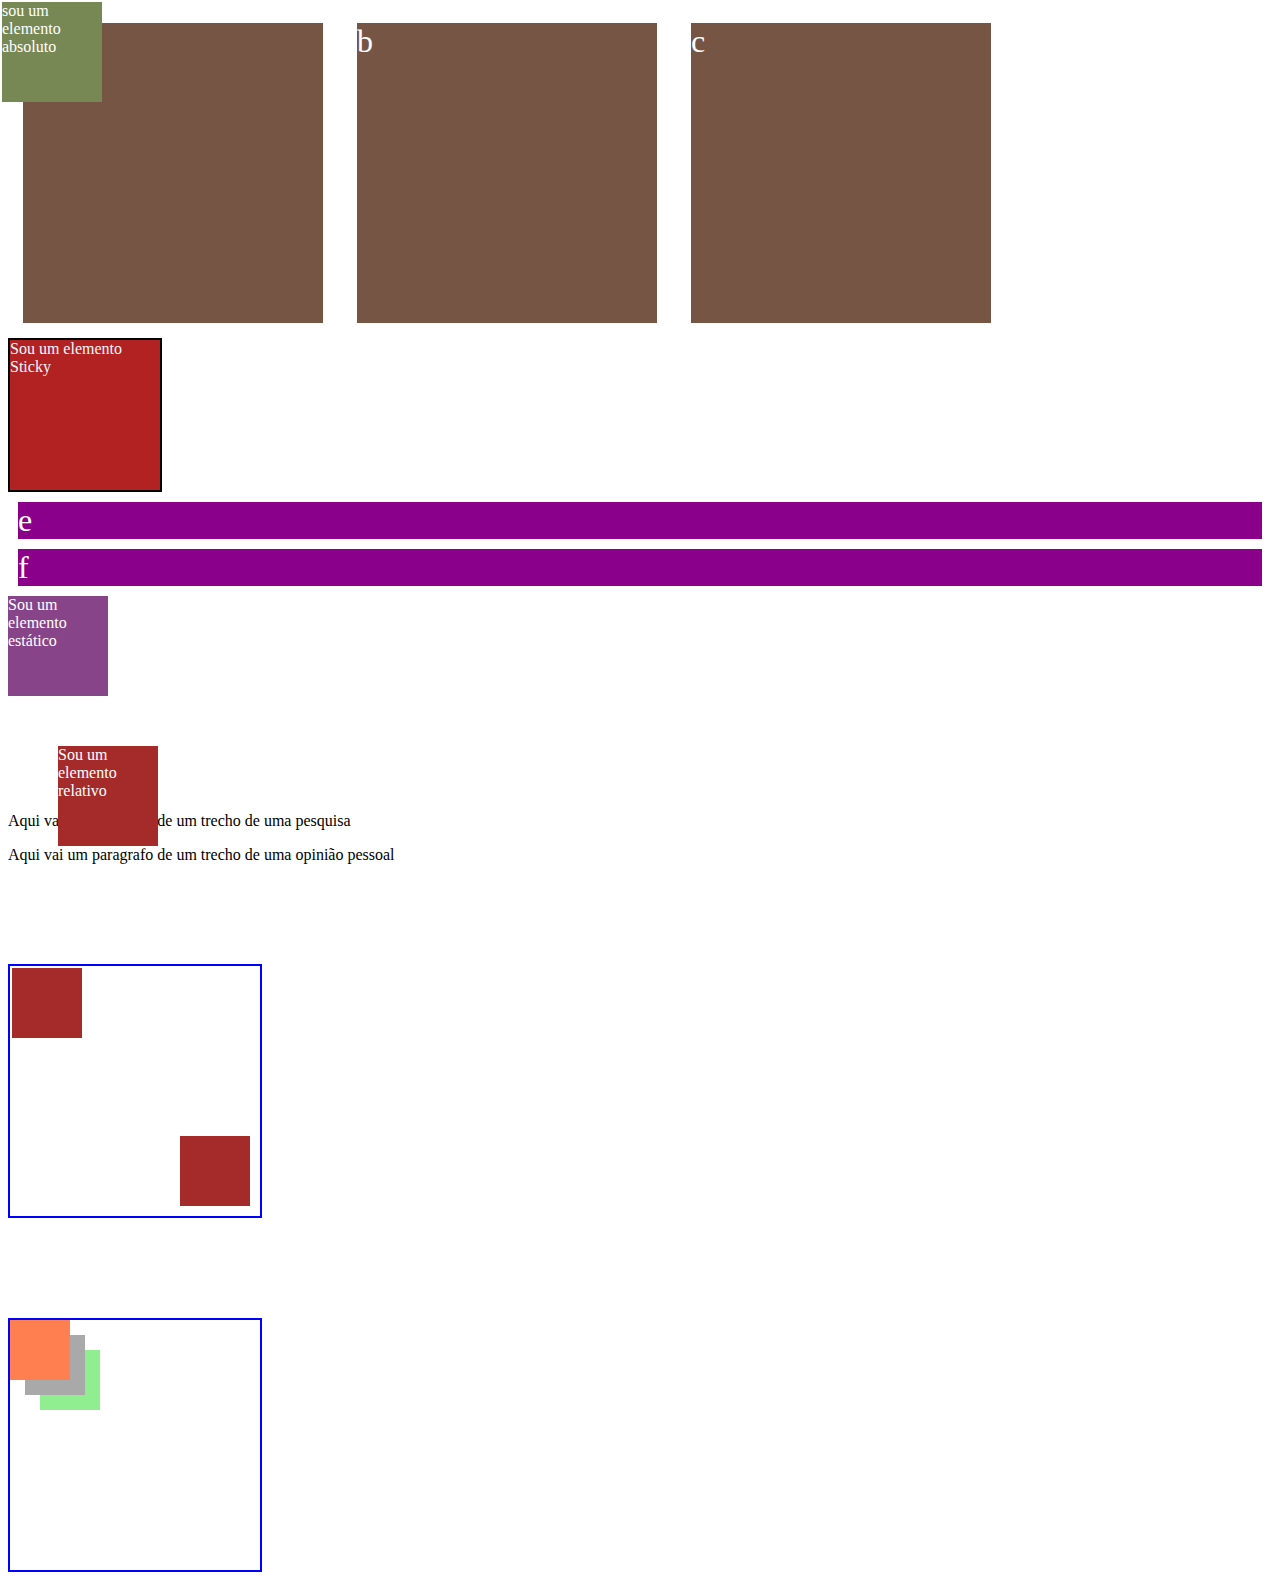
<file: display/index.html>
<!DOCTYPE html>
<html lang="pt-br">
<head>
    <meta charset="UTF-8">
    <meta name="viewport" content="width=device-width, initial-scale=1.0">
    <title>Display</title>
    <link rel="stylesheet" type="text/css" href="./css/styles.css"/>
</head>
 
<body>
    <!-- display bloco embutido -->
    <div class="inline-block">a</div>
    <div class="inline-block">b</div>
    <div class="inline-block">c</div>
 
    <!-- posição sticky: usar para menu -->
<div class="sticky">
    <span>Sou um elemento Sticky</span>
</div>
    <!-- display bloco de exibição -->
 
    <div class="block">e</div>
    <div class="block">f</div>
   
    <!-- escondendo o elemento -->
 
    <p class="escondendo">esse paragrafo deve ficar escondido</p>
 
    <!-- posição estática -->
    <div class="static">
        <span>
            Sou um elemento estático
        </span>    
    </div>
 
    <!-- posição relativa -->
<div class="relative">
    <span>Sou um elemento relativo</span>
</div>
 
<!-- erro ao acrescentar um elemento apos o position relative, pode ser resolvido com margin no paragrafo-->
<p>Aqui vai um parágrafo de um trecho de uma pesquisa</p>
 
<!-- posição absoluta -->
<div class="absolute">
    <span>sou um elemento absoluto</span>
</div>
 
<p>Aqui vai um paragrafo de um trecho de uma opinião pessoal</p>
 
<!-- posição relativa com absoluta -->
<div class="bloco-relative">
<div class="bloco-absoluto-1"></div>
<div class="bloco-absoluto-2"></div>
</div>
 
<!-- Z-index: serve para incluir imagens, textos, icones ou blocos um acima do outro-->
<div class="bloco-relative">
    <div class="bloco-absoluto-3"></div>
    <div class="bloco-absoluto-4"></div>
    <div class="bloco-absoluto-5"></div>
</div>
 
 
</body>
</html>
</file>
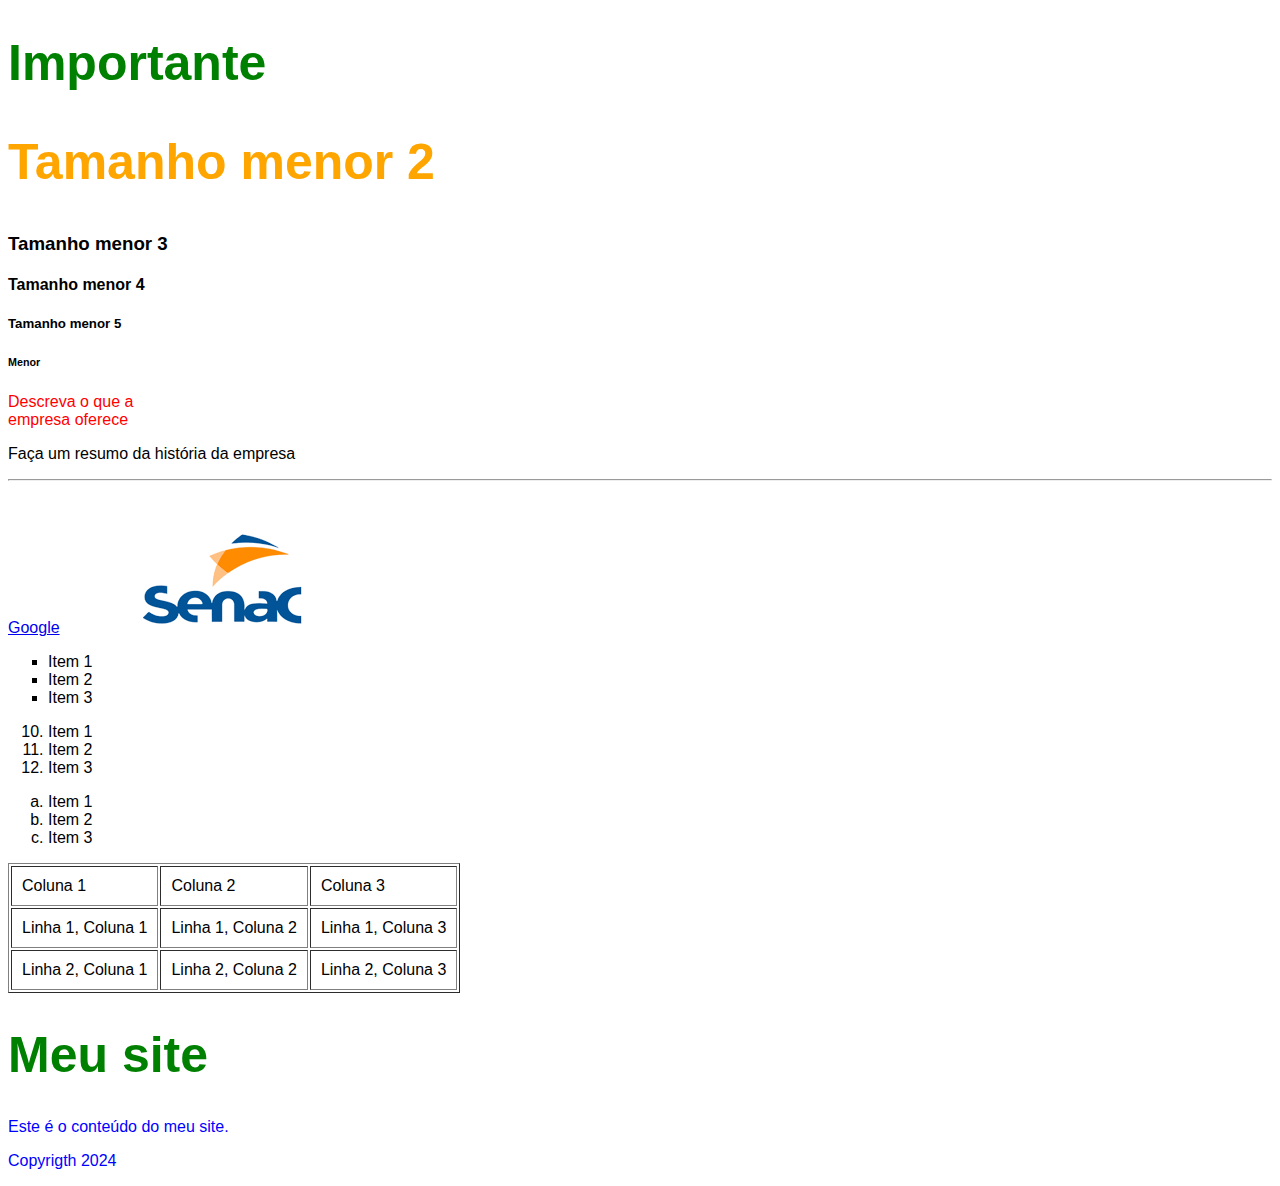
<file: essencial-a/index.html>
<!DOCTYPE html>
<html lang="pt-br">
<head>
    <meta charset="UTF-8">
    <meta name="viewport" content="width=device-width, initial-scale=1.0">
    <title>Cabeçalho e Elementos</title>

    <!-- CSS External -->
    <link rel="stylesheet" type="text/css" href="./css/styles.css" />


    <!-- CSS Internal -->
    <style>
        h1 {
            color: green;
        }
    </style>


</head>
<body>
    <!-- Títulos -->
    <h1>Importante</h1>
    <h2 style="color: orange; font-size:50px">Tamanho menor 2</h2>
    <h3>Tamanho menor 3</h3>
    <h4>Tamanho menor 4</h4>
    <h5>Tamanho menor 5</h5>
    <h6>Menor</h6>

    <!-- Parágrafo e quebra de linha, <br /> é a quebra de linha -->
     <!-- CSS Inline -->
    <p style="color: red">Descreva o que a <br /> empresa oferece</p>
    <p>Faça um resumo da história da empresa</p>
    
    <!-- Linha horizontal, para dividir tela por exemplo -->
    <hr />

    <!--Este é um comentário-->
    <!-- "Control" + ":" agiliza a cricação do comentário, é um atalho -->
    
    <!-- Atributo href -->
    <a href="https://www.google.com/">Google</a>

    <!-- Atributo src -->
    <img src="./img/logosenac.png" alt="Logo do Senac"/>

    <!-- Lista não Ordenada -->
    <!-- type="square" serve para mudar de bolinha para quadradinho, tipo que aparede na lista -->
    <ul type="square"> 
        <li>Item 1</li>
        <li>Item 2</li>
        <li>Item 3</li>        
    </ul>

    <!-- Lista Ordenada -->
    <!-- Por padrão se iniciar por 1, é em ordem, agora se eu quiser que apareça a partir do 10 fazemos <ol start="10"> -->
    <ol start="10">
        <li>Item 1</li>
        <li>Item 2</li>
        <li>Item 3</li>
    </ol>

    <!-- Lista Ordenada com type -->
    <ol type="a">
        <li>Item 1</li>
        <li>Item 2</li>
        <li>Item 3</li>
    </ol>

    <!-- Tabelas -->
    <table border="1px" cellpadding="10px">
        <tr>
            <td>Coluna 1</td>
            <td>Coluna 2</td>
            <td>Coluna 3</td>
        </tr>
        <tr>
            <td>Linha 1, Coluna 1</td>
            <td>Linha 1, Coluna 2</td>
            <td>Linha 1, Coluna 3</td>
        </tr>
        <tr>
            <td>Linha 2, Coluna 1</td>
            <td>Linha 2, Coluna 2</td>
            <td>Linha 2, Coluna 3</td>
        </tr>
    </table>

    <!-- Elemento Div -->
    <div id="container" style="color:blue">
        <div id="header">
            <h1>Meu site</h1>
        </div>
        <div id="content">
            Este é o conteúdo do meu site.
        </div>
        <div id="footer">
            <p>Copyrigth 2024</p>
        </div>
    </div>
</body>
</html>
</file>
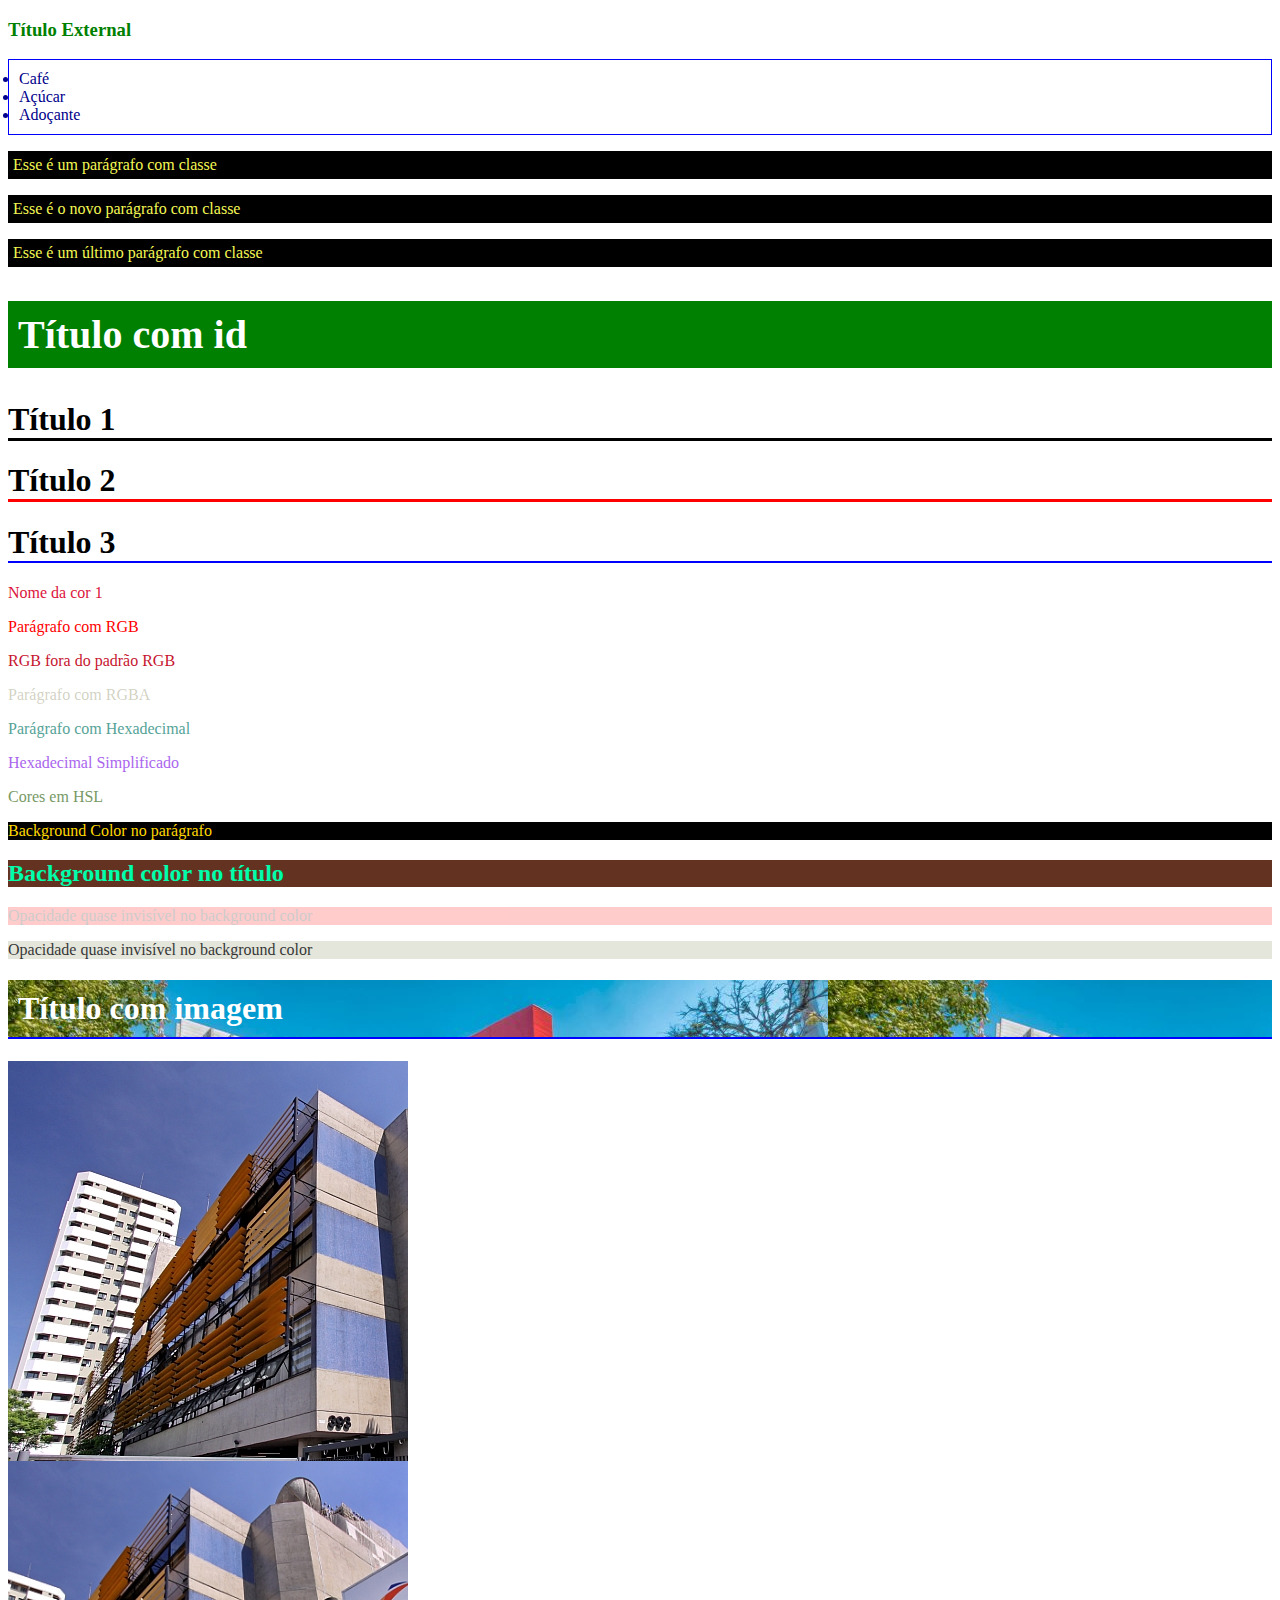
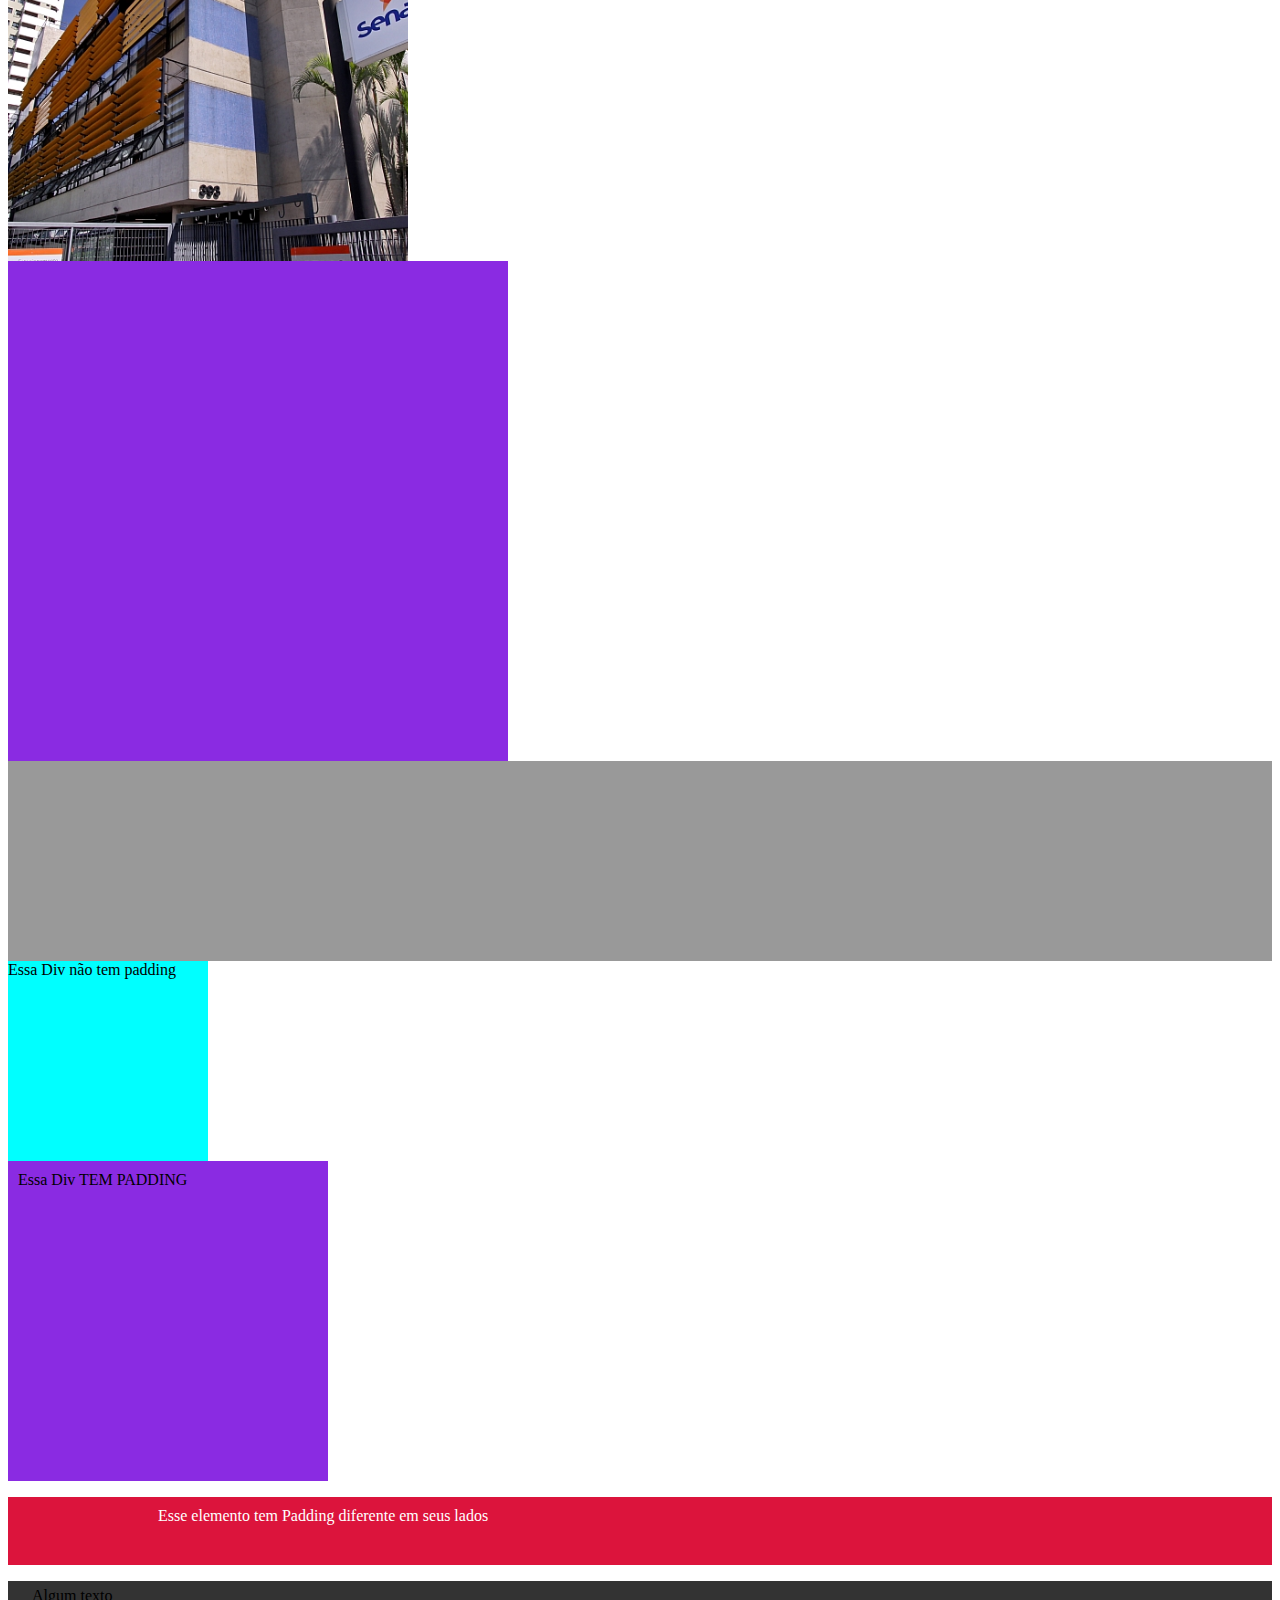
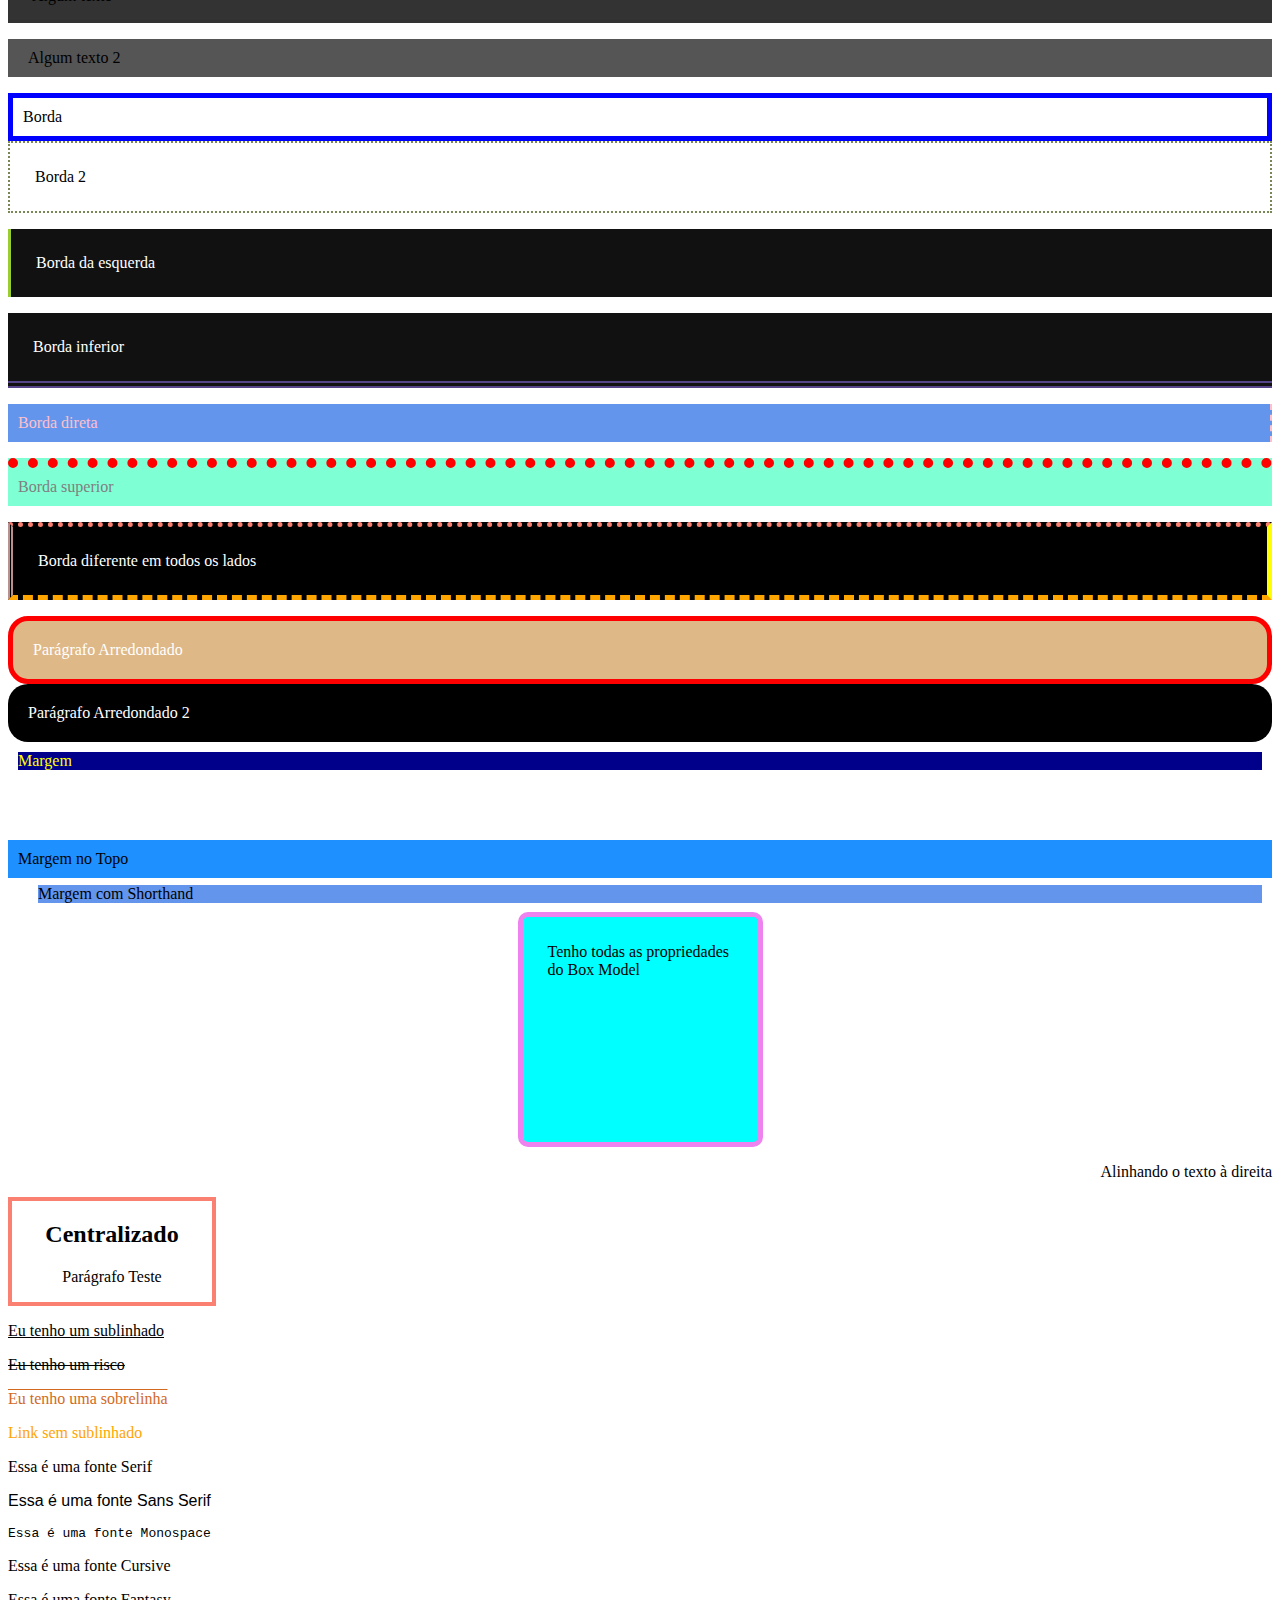
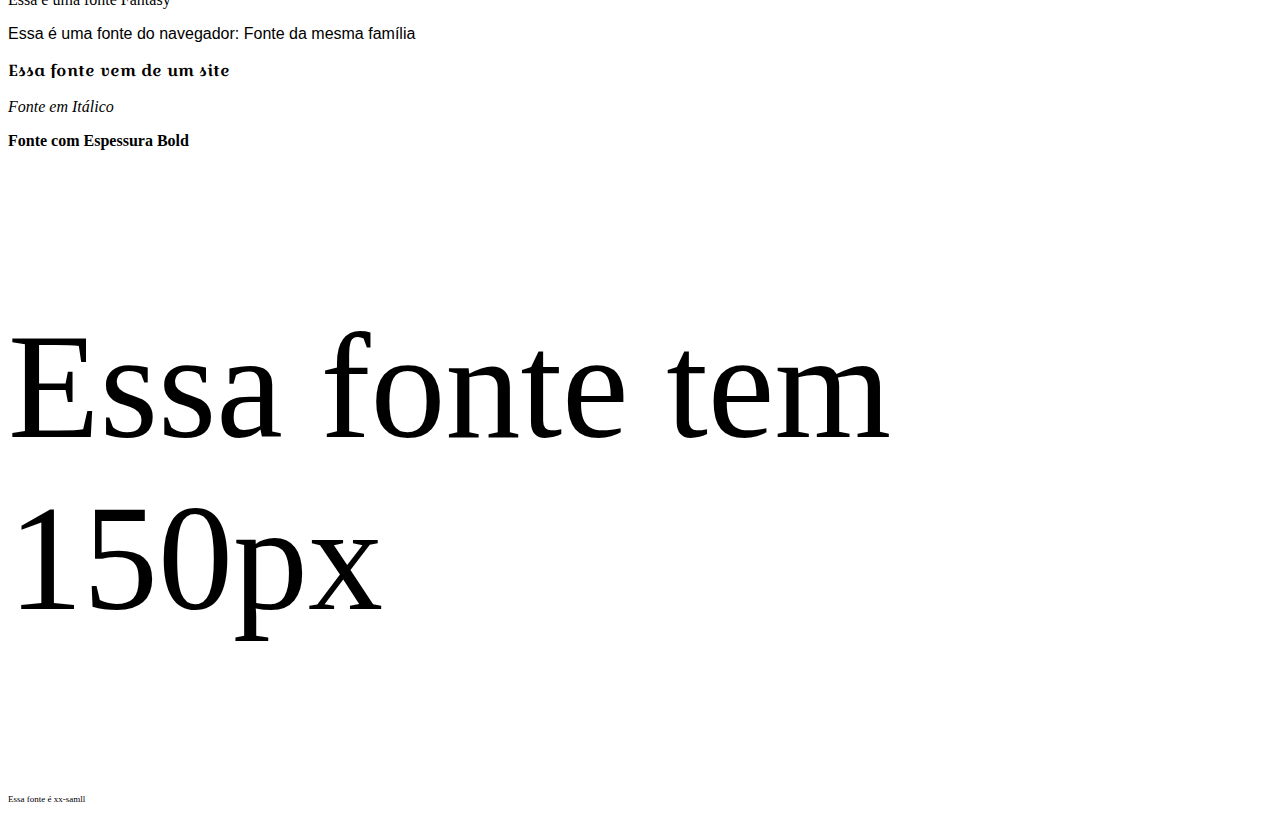
<file: essencial-b/index.html>
<!DOCTYPE html>
<html lang="pt-br">
<head>
    <meta charset="UTF-8">
    <meta name="viewport" content="width=device-width, initial-scale=1.0">
    <title>CSS</title>
    <link rel="stylesheet" type="text/css" href="./css/styles.css" />

</head>
<body>
    <h3>Título External</h3>

    <ul>
        <li>Café</li>
        <li>Açúcar</li>
        <li>Adoçante</li>
    </ul>

    <!-- Classe (o atalho seria escrever (p.)-->
     <p class="Paragrafo">Esse é um parágrafo com classe</p>
     <p class="Paragrafo">Esse é o novo parágrafo com classe</p>
     <p class="Paragrafo">Esse é um último parágrafo com classe</p>
     

    <!-- Id e o atalho no VS seria (h#)-->
    <h2 id="titulo-com-id">Título com id</h2>

    <!-- Regra de Ordem -->
    <h1 id="id-titulo" class="class-titulo">Título 1</h1>
    <h1 class="class-titulo">Título 2</h1>
    <h1>Título 3</h1>


    <!-- Nome das Cores (atalho para criar paragrafo com classe já com nome (p.(nome da classe) e apertar tab))-->
    <p class="color-name">Nome da cor 1</p>

    <!-- Cores RGB -->
     <p class="rgb">Parágrafo com RGB</p>
     <p class="rgb-misturado">RGB fora do padrão RGB</p>

     <!-- RGBA -->
      <p class="rgba">Parágrafo com RGBA</p>

     <!-- Hexadecimal -->
     <p class="hex">Parágrafo com Hexadecimal</p>
     <p class="hex-simplificado">Hexadecimal Simplificado</p>

     <!-- HSL -->
     <p class="hsl">Cores em HSL</p>

     <!-- Background color -->
     <p class="backgroundcolor">Background Color no parágrafo</p>
     <h2 class="bg-2">Background color no título</h2>

    <!-- Opacidade no Background Color -->
    <div class="bg-com-opacidade">
        <p>Opacidade quase invisível no background color</p>
    </div>
    <div class="bg-com-opacidade-2">
        <p>Opacidade quase invisível no background color</p>
    </div>
    <!-- Backgorund Image -->
    <h1 class="bgimage">Título com imagem</h1>

     <!-- Centralizar Background Image -->
    <div class="bgimg-naocentral"></div>
    <div class="bgimg-central"></div>

    <!-- Altura e largura -->
    <div class="altura-largura"></div>
    <div class="altura-largura-nova"></div>

    <!-- Padding -->
    <div class="sem-padding">Essa Div não tem padding</div>
    <div class="com-padding">Essa Div TEM PADDING</div>

    <!-- Padding por lados -->
    <p class="padding-lados">Esse elemento tem Padding diferente em seus lados</p>

    <!-- Shorthand Properties / Propriedades Abreviadas -->
     <p class="shorthand-padding">Algum texto</p>
     <p class="shorthand-padding-2">Algum texto 2</p>

    <!-- Border -->
     <div class="border">Borda</div>
     <div class="border-2">Borda 2</div>

    <!-- Borda individual por lados -->
     <p class="borda-esquerda">Borda da esquerda</p>
     <p class="borda-inferior">Borda inferior</p>
     <p class="borda-direita">Borda direta</p>
     <p class="borda-superior">Borda superior</p>

    <!-- Borda diferente em todos os lados ao mesmo tempo -->
     <p class="borda-total">Borda diferente em todos os lados</p>

    <!-- Borda Arredondada -->
     <div class="paragrafo-arredondado">Parágrafo Arredondado</div>
     <div class="paragrafo-arredondado-2">Parágrafo Arredondado 2</div>

    <!-- Margem -->
     <div class="margem">Margem</div>
     <div class="margem-no-topo">Margem no Topo</div>
     <div class="margem-diferenciada">Margem com Shorthand</div>

    <!-- Box Model -- Juntos -->
    <div class="box-model">
        <p>Tenho todas as propriedades do Box Model</p>
    </div>

    <!-- Alinhamento de Texto -->
     <p class="alinhamento-direita">Alinhando o texto à direita</p>
     <div class="centralizado-container">
        <h2>Centralizado</h2>
        <p>Parágrafo Teste</p>
     </div>

    <!-- Decoração de Texto -->
     <p class="underline">Eu tenho um sublinhado</p>
     <p class="line-through">Eu tenho um risco</p>
     <p class="overline">Eu tenho uma sobrelinha</p>
     <a href="#" class="remove-underline">Link sem sublinhado</a>

    <!-- Fontes, as fontes abaixo são as que já tem, fora disso apenas baixando no google fontes -->
    <!-- Dica: segurar o SHIFT + ALT + Seta para baixo do teclado, copia a linha de cima e cola embaixo -->
     <p class="fonte-serif">Essa é uma fonte Serif</p>
     <p class="fonte-sans-serif">Essa é uma fonte Sans Serif</p>
     <p class="fonte-monospace">Essa é uma fonte Monospace</p>
     <p class="fonte-cursive">Essa é uma fonte Cursive</p>
     <p class="fonte-fantasy">Essa é uma fonte Fantasy</p>
     <p class="outra-fonte">Essa é uma fonte do navegador: Fonte da mesma família</p>

    <!-- Importando fonte do Google -->
     <p class="trazer-fonte">Essa fonte vem de um site</p>

    <!-- Estilo de Fonte -->
     <p class="italica">Fonte em Itálico</p>
    
    <!-- Espessura da Fonte -->
     <p class="bold">Fonte com Espessura Bold</p>

    <!-- Tamanho da Fonte -->
     <p class="tamanho-150px">Essa fonte tem 150px</p>
     <p class="xx-small">Essa fonte é xx-samll</p>

    



</body>
</html>
</file>
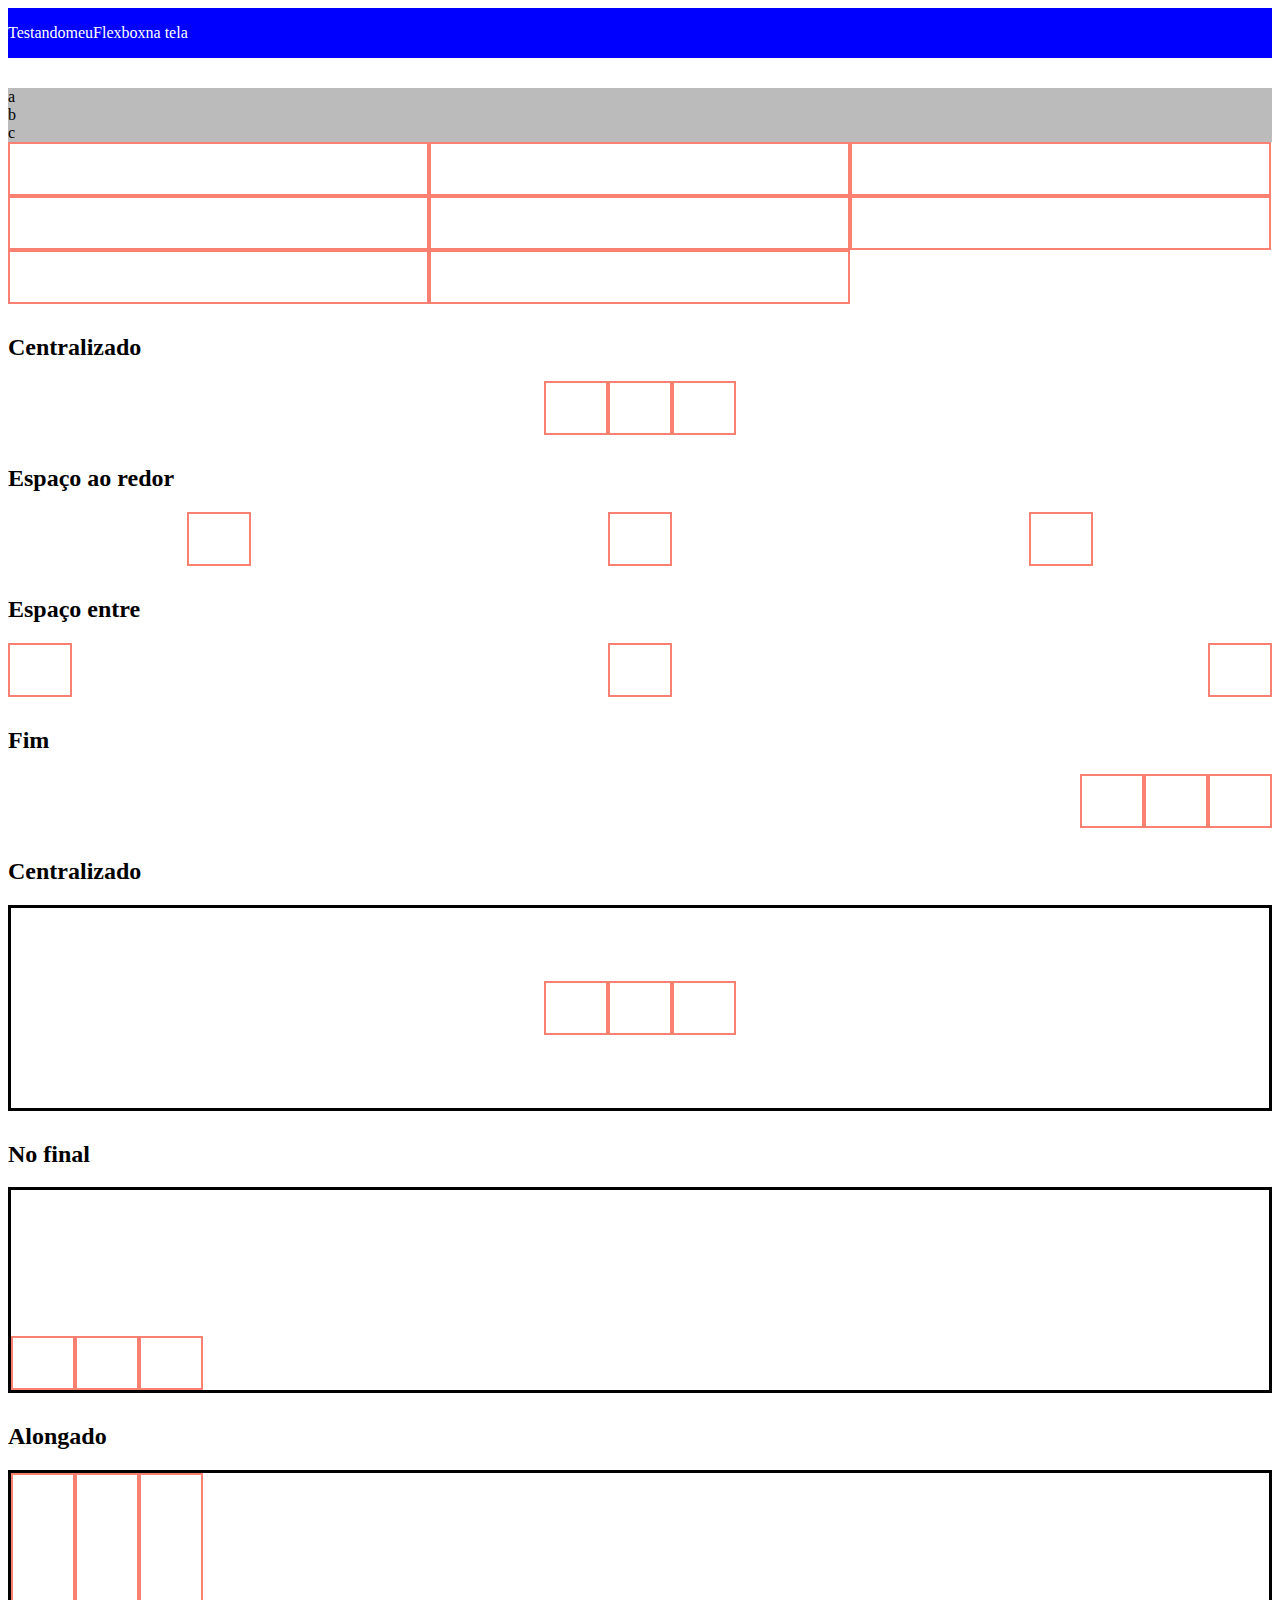
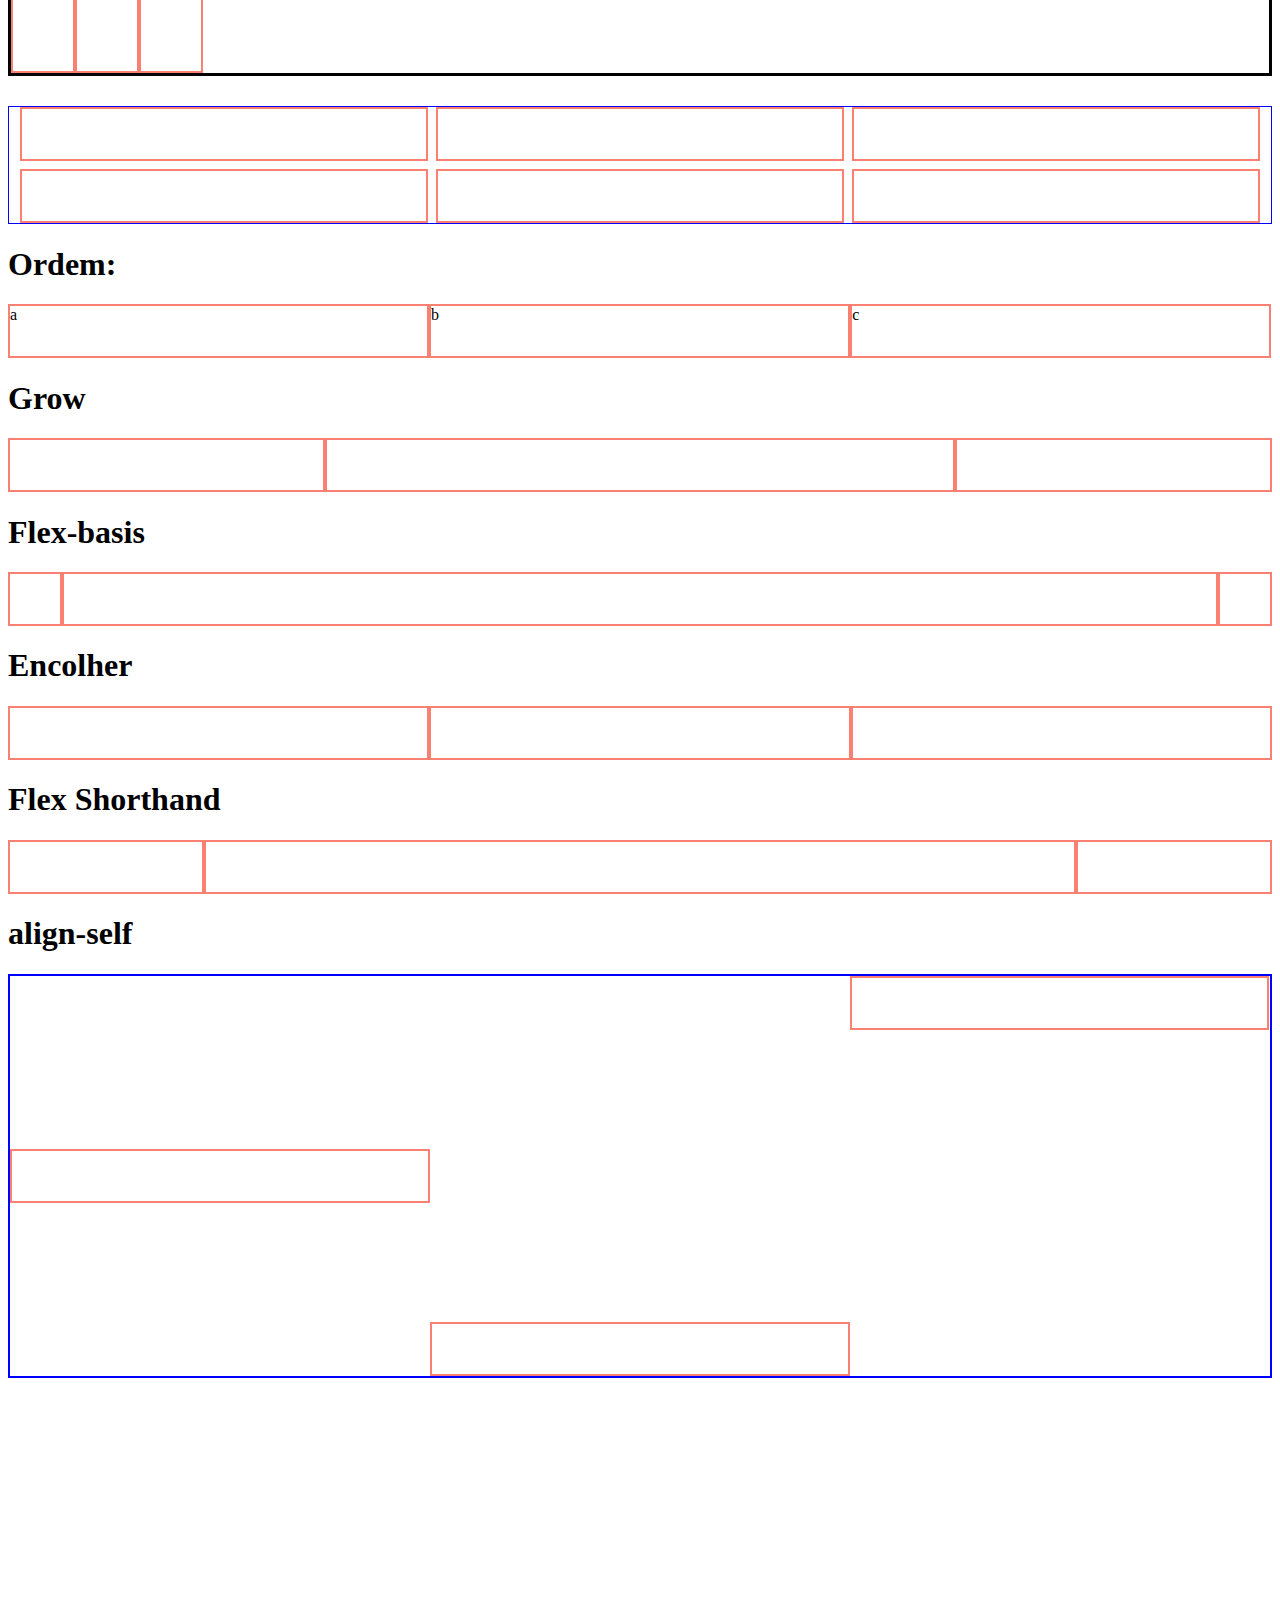
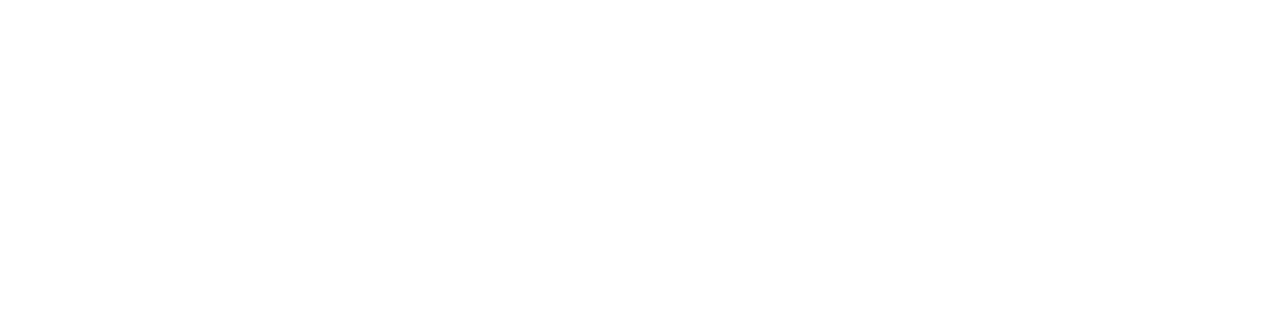
<file: flexbox/index.html>
<!DOCTYPE html>
<html lang="en">
<head>
    <meta charset="UTF-8">
    <meta name="viewport" content="width=device-width, initial-scale=1.0">
    <title>Flexbox</title>
    <link rel="stylesheet" href="./css/styles.css">
</head>
<body>
    <!-- Flexbox -->
    <div class="flexbox">
        <p>Testando</p>
        <p>meu</p>
        <p>Flexbox</p>
        <p>na tela</p>
    </div>

    <!-- Flex Direction -->
    <div class="flex-direction">
        <span>a</span>
        <span>b</span>
        <span>c</span>
    </div>


    <!-- Flex Wrap -->
    <div class="flex-wrap">
        <div class="caixa"></div>
        <div class="caixa"></div>
        <div class="caixa"></div>
        <div class="caixa"></div>
        <div class="caixa"></div>
        <div class="caixa"></div>
        <div class="caixa"></div>
        <div class="caixa"></div>
    </div>

    <!-- Flex Justify-content -->
    <h2>Centralizado</h2>
    <div class="center">
        <div class="caixa"></div>
        <div class="caixa"></div>
        <div class="caixa"></div>
    </div>
    <h2>Espaço ao redor</h2>
    <div class="space-around">
        <div class="caixa"></div>
        <div class="caixa"></div>
        <div class="caixa"></div>
    </div>
    <h2>Espaço entre</h2>
    <div class="space-between">
        <div class="caixa"></div>
        <div class="caixa"></div>
        <div class="caixa"></div>
    </div>
    <h2>Fim</h2>
    <div class="end">
        <div class="caixa"></div>
        <div class="caixa"></div>
        <div class="caixa"></div>
    </div>


    <!-- Flex Align-Items -->

    <h2>Centralizado</h2>
    <div class="align-center">
        <div class="caixa"></div>
        <div class="caixa"></div>
        <div class="caixa"></div>
    </div>
    
    <h2>No final</h2>
    <div class="flex-end">
        <div class="caixa"></div>
        <div class="caixa"></div>
        <div class="caixa"></div>
    </div>

    <h2>Alongado</h2>
    <div class="strech">
        <div class="caixa"></div>
        <div class="caixa"></div>
        <div class="caixa"></div>
    </div>


    <!-- Gap -->

    <div class="gap">
        <div class="caixa"></div>
        <div class="caixa"></div>
        <div class="caixa"></div>
        <div class="caixa"></div>
        <div class="caixa"></div>
        <div class="caixa"></div>
    </div>

    <!-- Ordem -->

    <h1>Ordem:</h1>
    <div class="order">
        <div class="caixa" id="c">c</div>
        <div class="caixa" id="b">b</div>
        <div class="caixa" id="a">a</div>
    </div>


    <!-- Grow -->

    <h1>Grow</h1>
    <div class="grow">
        <div class="caixa"></div>
        <div class="caixa maior"></div> <!-- Aqui esse espaço entre caixa maior, significa que o caixa está aproveitando o estilo do caixa já feito e dando um novo nome pra classe na frente que é o maior, sendo puxado somente por maior no CSS-->
        <div class="caixa"></div>
    </div>

    <!-- Flex-basis (definir o tamanho inical principal de um elemento flexivel) -->

    <h1>Flex-basis</h1>
    <div class="flex-basis">
        <div class="caixa"></div>
        <div class="caixa maior"></div> 
        <div class="caixa"></div>
    </div>

    <!-- Flex-shrink -->

    <h1>Encolher</h1>
    <div class="flex-shrink">
        <div class="caixa"></div>
        <div class="caixa menor"></div> 
        <div class="caixa"></div>
    </div>

    <!-- Flex Shorthand -->

    <h1>Flex Shorthand</h1>
    <div class="shorthand">
        <div class="caixa"></div>
        <div class="caixa diferenciada"></div> 
        <div class="caixa"></div>
    </div>


    <!-- Align-self -->

    <h1>align-self</h1>
    <div class="align-self">
        <div class="caixa"></div>
        <div class="caixa diferenciada"></div> 
        <div class="caixa diferenciada2"></div>
    </div>

</body>
</html>
</file>
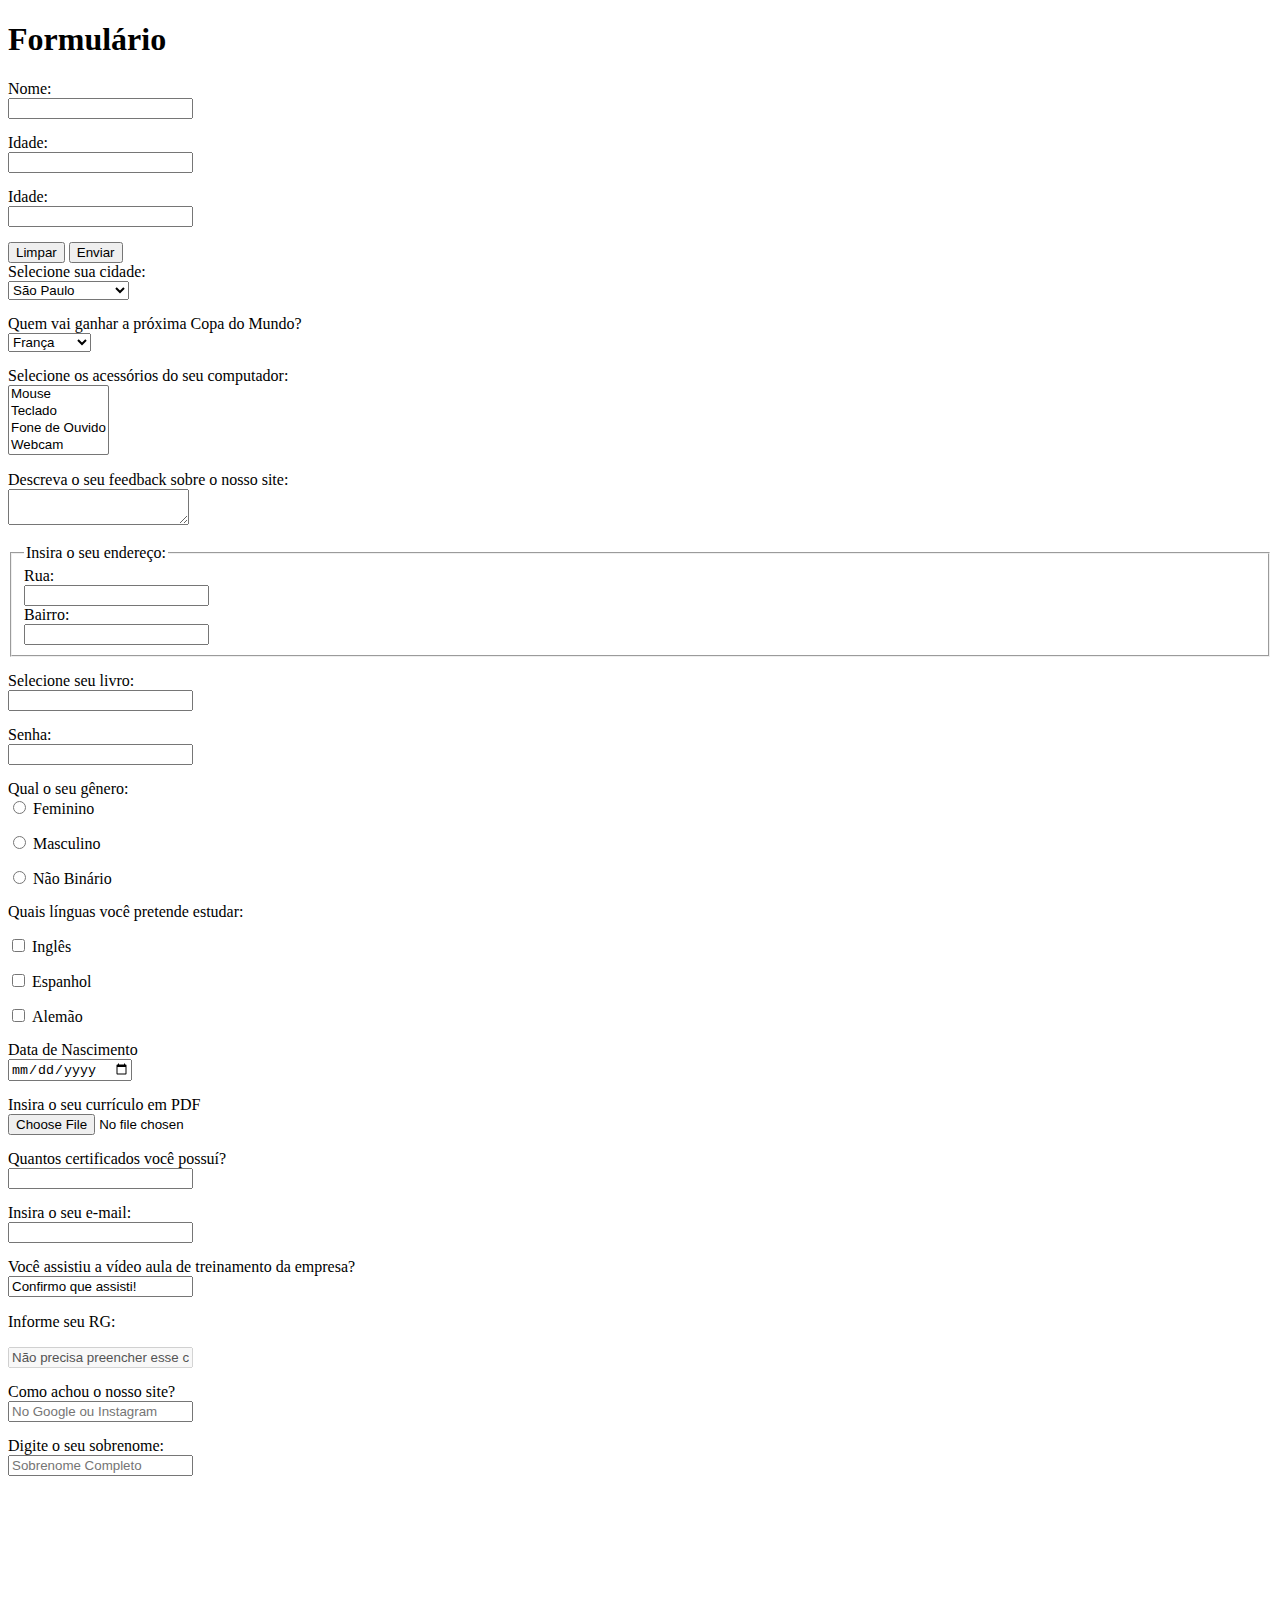
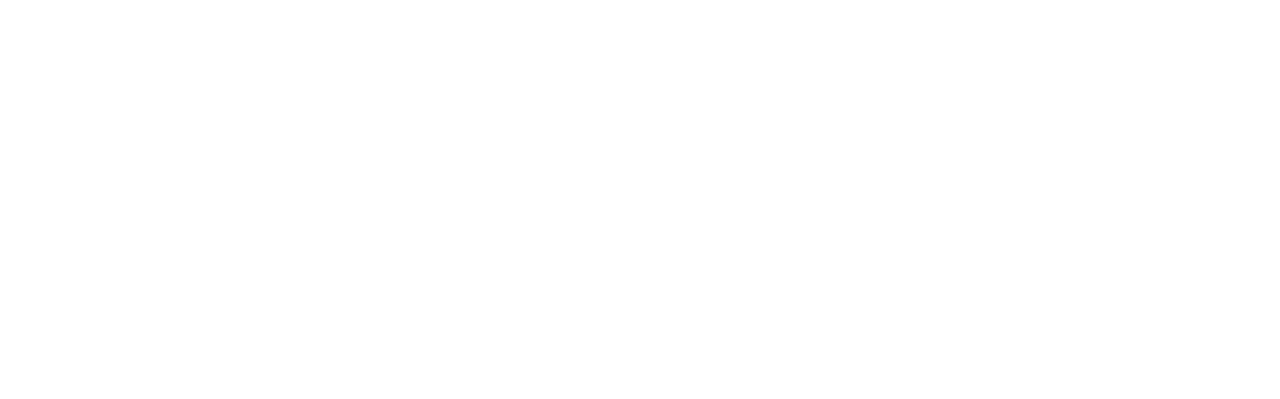
<file: formulario/index.html>
<!DOCTYPE html>
<html lang="pt-br">
<head>
    <meta charset="UTF-8">
    <meta name="viewport" content="width=device-width, initial-scale=1.0">
    <title>Formulário</title>
    <link rel="stylesheet" href="./css/styles.css">
</head>
<body>
    <!-- Atributo Action -->
    <h1>Formulário</h1>
    <form>
        <div>
            <label>Nome:</label>
            <input type="text" />
        </div>

        <!-- Atributo Name -->
        <div>
            <label>Idade:</label>
            <input type="text" name="age" />
        </div>

        <!-- Atributo Label -->
        <div>
            <label for="age">Idade:</label>
            <input type="text" name="age" />
        </div>
        <!-- Limpando/Resetando o formulário -->
        <input type="reset" value="Limpar">

        <!-- Submit (botão) -->
        <input type="submit" value="Enviar" />

        <!-- Select -->
        <div>
            <label for="cidade">Selecione sua cidade:</label>
            <select name="cidade">
                <option value="São pualo">São Paulo</option>
                <option value="Taboão da Serra">Taboão da Serra</option>
                <option value="Osasco">Osasco</option>
            </select>
        </div>

        <!-- Selected -->
        <div>
            <label for="selecao">Quem vai ganhar a próxima Copa do Mundo?</label>
            <select name="times">
                <option value="Argentina">Argentina</option>
                <option value="Franca" selected>França</option>
                <option value="Alemanha">Alemanha</option>
                <option value="Brasil">Brasil</option>
            </select>
        </div>

        <!-- Seleção de vários select -->
        <div>
            <label for="acessorios">Selecione os acessórios do seu computador:</label>
                <select name="acessorios" multiple>
                    <option value="mouse">Mouse</option>
                    <option value="teclado">Teclado</option>
                    <option value="fone-de-ouvido">Fone de Ouvido</option>
                    <option value="webcam">Webcam</option>
                </select>
        </div>

        <!-- Textarea -->
        <div>
            <label for="feedback">Descreva o seu feedback sobre o nosso site:</label>
            <textarea name="feedback"></textarea>
        </div>

        <!-- Fieldset -->
        <div>
            <fieldset>
                <legend>Insira o seu endereço:</legend>
                <label for="rua">Rua:</label>
                <input type="text" name="rua">
                <label for="bairro">Bairro:</label>
                <input type="text" name="bairro">
            </fieldset>
        </div>


        <!-- Datalist -->
        <div>
            <label for="livro">Selecione seu livro:</label>
            <input type="text" list="livros" name="livro">

            <datalist id="livros">
                <option value="Crepúsculo"></option>
                <option value="Harry Potter e a Pedra Filosofal"></option>
                <option value="A Hospedeira"></option>
                <option value="Harry Potter e o Cálice de Fogo"></option>
            </datalist>
        </div>

        <!-- Password / Senha-->
        <div>
            <label for="senha">Senha:</label>
            <input type="password" name="senha">
        </div>

        <!-- Input Radio -->
        <div>
            <label for="genero">Qual o seu gênero:</label>
            <div class="radio">
                <input type="radio" value="Feminino" name="genero">
                <label for="Feminino">Feminino</label>    
            </div>
            <div class="radio">
                <input type="radio" value="Masculino" name="genero">
                <label for="Masculino">Masculino</label>
            </div>
            <div class="radio">
                <input type="radio" value="NaoBinario" name="genero">
                <label for="NaoBinario">Não Binário</label>
            </div>
        </div>

        <!-- Input Checkbox -->
        <div>
            <label for="linguasestrangeiras">Quais línguas você pretende estudar:</label>
        </div>
        <div class="radio">
            <input type="checkbox" name="linguasestrangeiras" value="ingles">
            <label for="ingles">Inglês</label>
        </div>
        <div class="radio">
            <input type="checkbox" name="linguasestrangeiras" value="espanhol">
            <label for="espanhol">Espanhol</label>
        </div>
        <div class="radio">
            <input type="checkbox" name="linguasestrangeiras" value="alemao">
            <label for="alemao">Alemão</label>
        </div>


        <!-- Input Data -->
        <div>
            <label for="datadenascimento">Data de Nascimento</label>
            <input type="date" name="datadenascimento">
        </div>

        <!-- Input File -->
        <div>
            <label for="arquivo">Insira o seu currículo em PDF</label>
            <input type="file" name="arquivo">
        </div>

        <!-- Input Number -->
        <div>
            <label for="certificados">Quantos certificados você possuí?</label>
            <input type="number" name="certificados">
        </div>

        <!-- Input Email -->
        <div>
            <label for="emailinserido">Insira o seu e-mail:</label>
            <input type="email" name="emailinserido">
        </div>

        <!-- Atributo Value -->
        <div>
            <label for="confirmaraula">Você assistiu a vídeo aula de treinamento da empresa?</label>
            <input type="text" value="Confirmo que assisti!" name="confirmaraula">
        </div>


        <!-- Atributo Disabled -->
        <div>
            <p>Informe seu RG:</p>
            <input type="text" value="Não precisa preencher esse campo" disabled>
        </div>


        <!-- Atributo Placeholder -->
        <div>
            <label for="pesquisa">Como achou o nosso site?</label>
            <input type="text" name="pesquisa" placeholder="No Google ou Instagram">
        </div>

        <!-- Atributo Required -->
        <div>
            <label for="sobrenome">Digite o seu sobrenome:</label>
            <input type="text" name="sobrenome" placeholder="Sobrenome Completo" required>
        </div>



    </form> 
    
</body>
</html>
</file>
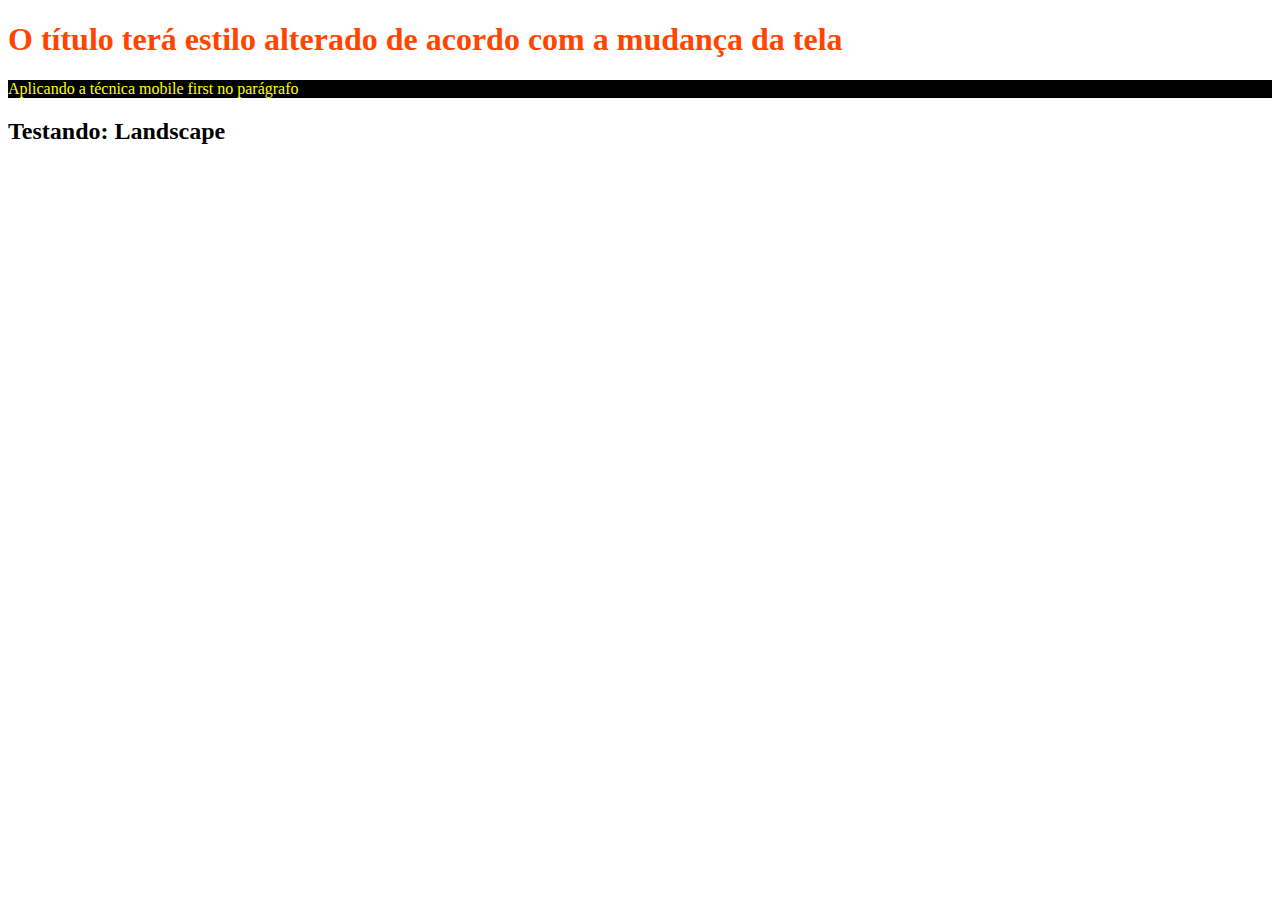
<file: mediaquery/index.html>
<!DOCTYPE html>
<html lang="en">
<head>
    <meta charset="UTF-8">
    <!-- Responsividade -->
    <meta name="viewport" content="width=device-width, initial-scale=1.0">
    <title>Media Query</title>
    <link rel="stylesheet" href="./css/styles.css" />
</head>
<body>

    <!-- Media Query -->
    <h1>O título terá estilo alterado de acordo com a mudança da tela</h1>


    <!-- min-width -->
    <p>Aplicando a técnica mobile first no parágrafo</p>


    <!-- Landscape -->
    <h2>Testando: Landscape</h2>





</body>
</html>
</file>
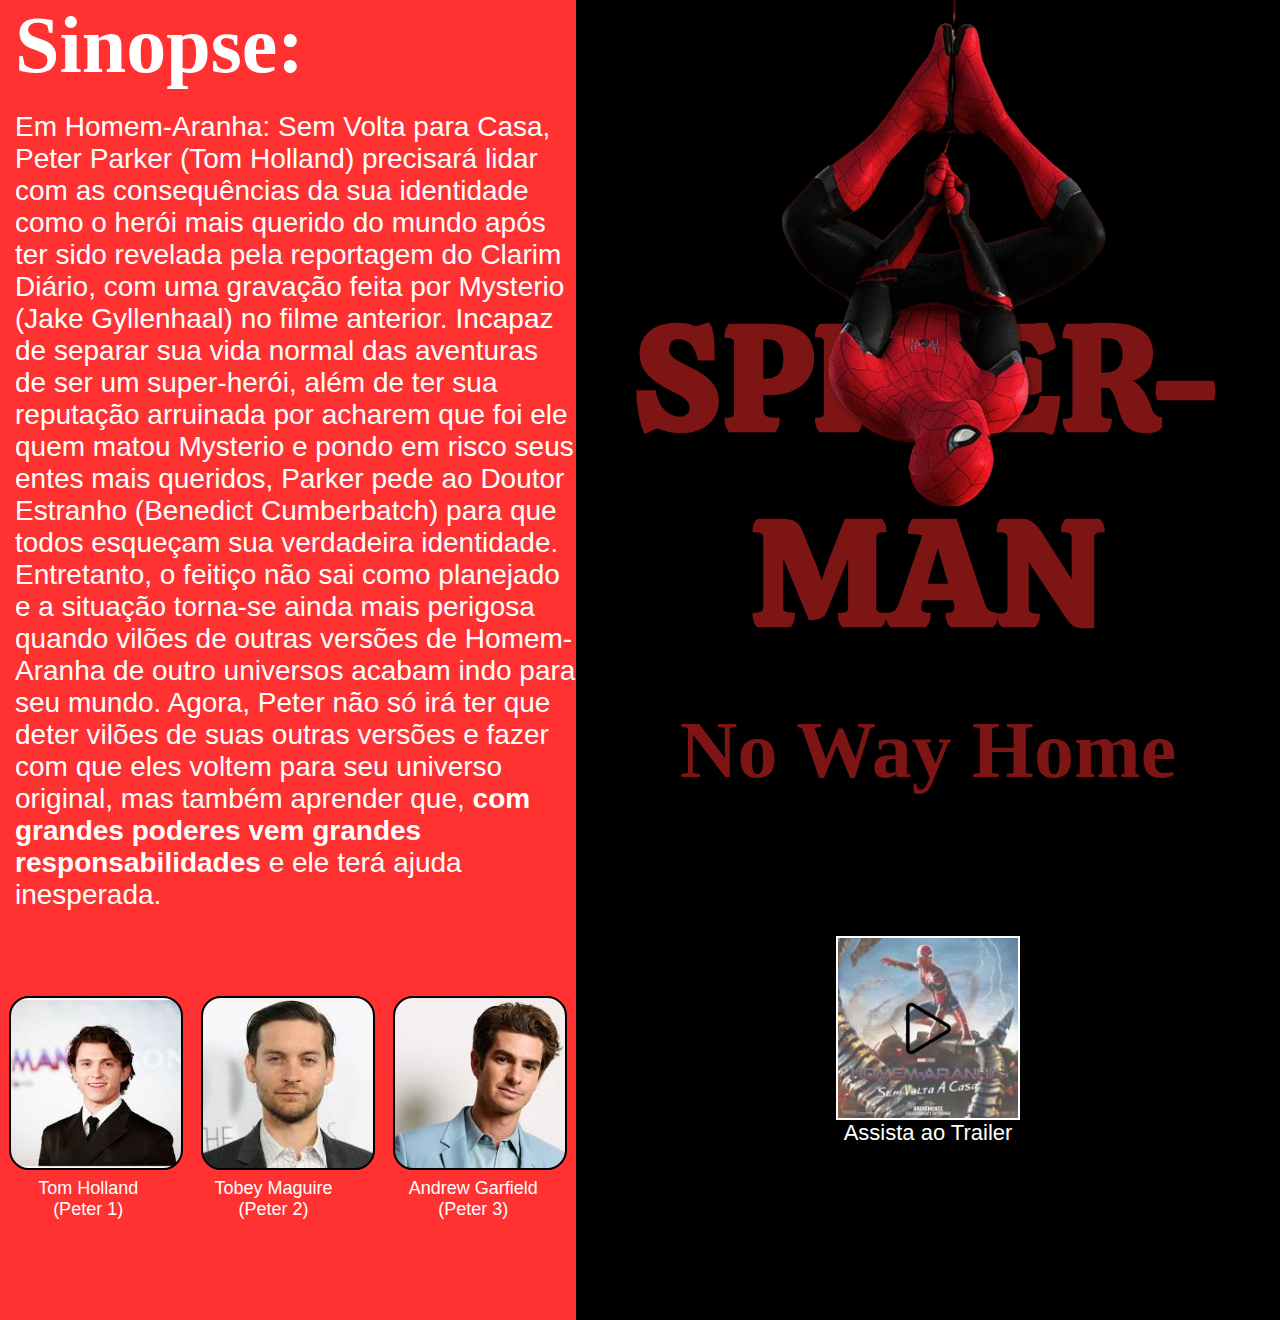
<file: meurepertorio/index.html>
<!DOCTYPE html>
<html lang="pt-br">
<head>
    <meta charset="UTF-8">
    <meta name="viewport" content="width=device-width, initial-scale=1.0">
    <title>Spider-Man</title>
    <link rel="stylesheet" href="./css/styles.css">
</head>
<body>
    <div class="strech">
        <div class="caixavermelha">
            <div class="titulosinopse">Sinopse:</div>
            <div class="textosinopse">Em Homem-Aranha: Sem Volta para Casa, Peter Parker (Tom Holland) precisará lidar com as consequências da sua identidade como o herói mais querido do mundo após ter sido revelada pela reportagem do Clarim Diário, com uma gravação feita por Mysterio (Jake Gyllenhaal) no filme anterior. Incapaz de separar sua vida normal das aventuras de ser um super-herói, além de ter sua reputação arruinada por acharem que foi ele quem matou Mysterio e pondo em risco seus entes mais queridos, Parker pede ao Doutor Estranho (Benedict Cumberbatch) para que todos esqueçam sua verdadeira identidade. Entretanto, o feitiço não sai como planejado e a situação torna-se ainda mais perigosa quando vilões de outras versões de Homem-Aranha de outro universos acabam indo para seu mundo. Agora, Peter não só irá ter que deter vilões de suas outras versões e fazer com que eles voltem para seu universo original, mas também aprender que, <strong>com grandes poderes vem grandes responsabilidades</strong> e ele terá ajuda inesperada.</div>
            <div class="caixas">
                <div class="caixa1"></div>
                <div class="caixa2"></div>
                <div class="caixa3"></div>
            </div>
            <div class="textoatores">
                <div class="texto">Tom Holland <br>(Peter 1)</div>
                <div class="texto">Tobey Maguire <br>(Peter 2)</div>
                <div class="texto">Andrew Garfield <br>(Peter 3)</div>
            </div>
        </div>
        <div class="caixapreta">
            <div class="titulo-img">
                <img src="./img/Spider-telaprincipal.png" alt="persongem do homem aranha segurando teia" class="homemaranha">
                <div class="textotitulo">SPIDER-MAN</div>
            </div>
            <div class="subtitulo">No Way Home</div>
            <div class="trailer">
                <div class="opacidadetrailer"></div>
                <a href="https://www.youtube.com/watch?v=JfVOs4VSpmA" target="_blank" class="linktrailer">
                    <img src="./img/botao-play.png" alt="botão de iniciar um vídeo" class="botaoiniciar">
                </a>
            </div>
            <div class="textotrailer">Assista ao Trailer</div>
        </div>
    </div>
    
</body>
</html>
</file>
<file: display/css/styles.css>
/* display bloco embutido */
 
.inline-block{
    width: 300px;
    height: 300px;
    background-color: #754;
    font-size: xx-large;
    margin: 15px;
    color: white;
    display: inline-block;
}
 
/* display bloco de exibição */
 
.block{
    background-color: darkmagenta;
    color:white;
    font-size: xx-large;
    margin: 10px;
    display: block;
}
 
/* escondendo o elemento */
 
.escondendo{
    display: none;
}
 
/* posição estática - ele esse segue o fluxo do html, static não é afetado por top, right, left ou bottom */
 
.static{
    position: static;
    background-color: #848;
    color: white;
    width: 100px;
    height: 100px;
}
 
/* posição relativa - top, right, bottom e left afetam esse, ai nao precisa usar margin, pq o margin mexe na margem do site e nao do bloco*/
.relative{
    position:relative;
    width: 100px;
    height: 100px;
    color:white;
    background-color:brown;
    top:50px;
    left: 50px;
}
 
/* posição absoluta em relação à janela, ex coloquei top e left 2px, vai ser em relação ao absoluto do site */
 
.absolute{
    position: absolute;
    width: 100px;
    height:100px;
    background-color: #785;
    color: white;
    top: 2px;
    left: 2px;
}
 
/* posição relativa com absoluta */
 
.bloco-relative{
    width: 250px;
    height: 250px;
    border: 2px solid blue;
    margin-top: 100px;
    /* o proximo codigo faz com q os blocos de dentro fiquem absolutos dentro desse bloco relativo */
    position: relative;
}
 
.bloco-absoluto-1, .bloco-absoluto-2{
    width: 70px;
    height: 70px;
    background-color: brown;
    position: absolute;
}
 
/* deu erro pq ficou um bloco em cima do outro, precisa colocar o relative no bloco relativo */
.bloco-absoluto-1{
    top: 2px;
    left: 2px;
}
 
.bloco-absoluto-2{
    bottom: 10px;
    right: 10px;
}
 
/* posição sticky (como se fosse pegajoso, ele acompanha a pagina na rolagem)*/
 
.sticky{
    position: sticky;
    width: 150px;
    height: 150px;
    background-color: firebrick;
    color: aliceblue;
    border: 2px solid black;
    top:10px;
}
 
/* Z-index: aqui estou aproveitando o style anterior do bloco relative da posição relativa com absoluta */
.bloco-absoluto-3, .bloco-absoluto-4, .bloco-absoluto-5{
    width: 60px;
    height: 60px;
    background-color: coral;
    position:absolute;
 
}
 
/* a primeira div q eu chamei vai ficar atras e assim por diante
caso queira q ela fique na frente, resolvemos com o z-index, o maior número
vai ficar na frente: */
 
.bloco-absoluto-3{
    top: 0;
    left: 0;
    z-index: 3;
}
 
.bloco-absoluto-4{
    top:15px;
    left:15px;
    background-color: darkgray;
    z-index: 2;
}
 
.bloco-absoluto-5{
    top: 30px;
    left: 30px;
    background-color: lightgreen;
    z-index: 1;
}
</file>
<file: essencial-a/css/styles.css>
body{
    font-family: sans-serif;
}

h1{
    font-size: 50px;
}

p{
    font-size: 16px;
}
</file>
<file: essencial-b/css/styles.css>
@import url('https://fonts.googleapis.com/css2?family=Croissant+One&display=swap');

h3{
    color: green;
}

ul{
    border: 1px solid blue;
    padding: 10px;
}

li{
    color: darkblue;
}

/* Classe */
.Paragrafo{
    background-color: #000000;
    color: rgb(245, 248, 83);
    padding: 5px;
}

/* Id */
#titulo-com-id{
    background-color: green;
    color: #ffffff;
    padding: 10px;
    font-size: 40px;
}

/* Regra de Ordem */

h1{
    border-bottom: 2px solid blue;
}

.class-titulo{
    border-bottom: 3px solid red;
}

#id-titulo{
    border-bottom: 3px solid black;
}

/* Nome das cores */
.color-name{
    color:crimson;
}

/* Cores RGB */
.rgb{
    color: rgb(255, 0, 0);
}

.rgb-misturado{
    color: rgb(199, 21, 47); 
}

/* RGBA (o último número é referente a opacidade, vai de 0 até 1 igual porcentagem) */
.rgba{
    color: rgba(100, 99, 45, 0.3);
}


/* Hexadecimal */
.hex{
    color: #55a398;
}

/* Essa cor seria a mesma coisa que aa66ee */
.hex-simplificado{
    color: #a6e;
}

/* Cores em HSL (o primeiro que é hue vai de 0 a 255, segundo saturação 0 a 100% e último brilho de 0 a 100%)  */
.hsl{
    color: hsl(100, 20%, 50%);
}

/* Backcground Color */
.backgroundcolor{
    background-color: #000;
    color: gold;
}

.bg-2{
    background-color: rgb(100, 50, 33);
    color: #00ffaa;
}

/* Opacidade no background color */
.bg-com-opacidade{
    background-color: red;
    opacity: 0.2;
}

/* Resolvendo erro da opacidade na cor da letra (pois estava indo na letra e só pode ser no background, só pode rgba para isso) */
.bg-com-opacidade-2{
    background-color: rgba(90, 100, 40, 0.2);
    color: black;
    opacity: 0.8;
}

/* Background Image */
.bgimage{
    background-image: url(../img/masp-sp.jpg);
    color: white;
    padding: 10px;
}

/* Centralizar Background Image */
/* Aqui estou aplicando regra de estilo 
para dois elementos de uma só vez */

.bgimg-naocentral, .bgimg-central{
    background-image: url(../img/senac-largo_13.jpg);
    height: 400px;
    width: 400px;
}

.bgimg-central{
    background-position: center;
    background-size: cover;
}

/* Altura e Largura */
.altura-largura{
    height: 500px;
    width: 500px;
    background-color: blueviolet;
}

.altura-largura-nova{
    height: 200px;
    background-color: #999; 
}

/* Padding */
.sem-padding{
    background-color: aqua;
    padding: none;
    height: 200px;
    width: 200px;
}

.com-padding{
    background-color: blueviolet;
    height: 300px;
    width: 300px;
    padding: 10px;
}

/* Padding por lados */
.padding-lados{
    background-color: crimson;
    color: white;
    padding-top: 10px;
    padding-left: 150px;
    padding-right: 5px;
    padding-bottom: 40px;
}

/* Shorthand Padding */

.shorthand-padding{
    background-color: #333;
    padding: 6px 12px 18px 24px;
}

.shorthand-padding-2{
    background-color: #555;
    padding: 10px 20px; /*é o mesmo que padding: 10px 20px 10px 20px */
}

/* Border */
.border{
    border: 5px solid blue;
    padding: 10px;
}

.border-2{
    border: 2px dotted #785;
    padding: 25px;
}

/* Borda individual por lados */
.borda-esquerda{
    background-color: #111;
    color: white;
    padding: 25px;
    border-left: 3px solid yellowgreen;
}

.borda-inferior{
    background-color: #111;
    color: white;
    padding: 25px;
    border-bottom: 7px double #548;
}

.borda-direita{
    background-color: cornflowerblue;
    color: pink;
    padding: 10px;
    border-right: 2px dashed pink;  
}

.borda-superior{
    background-color: aquamarine;
    color: #808080;
    padding: 10px;
    border-top: 10px dotted red;
}

/* Borda diferente em todos os lados ao mesmo tempo */

.borda-total{
    background-color: black;
    color: white;
    padding: 25px;
    border-top: 5px dotted salmon;
    border-right: 5px solid yellow;
    border-bottom: 5px dashed orange;
    border-left: 5px double rosybrown;
}

/* Borda Arredondada */
.paragrafo-arredondado{
    background-color: burlywood;
    color: white;
    padding: 20px;
    border: 5px solid red;
    border-radius: 20px;
}

.paragrafo-arredondado-2{
    background-color: black;
    color: white;
    padding: 20px;
    border-radius: 20px;
}

/* Margem */
.margem{
    background-color: darkblue;
    color: yellow;
    margin: 10px;
}

.margem-no-topo{
    background-color: dodgerblue;
    padding: 10px;
    margin-top: 70px;
}

.margem-diferenciada{
    background-color: cornflowerblue;
    margin: 7px 10px 9px 30px;
}

/* Box Model Juntos */

.box-model{
    background-color: aqua;
    color: #000;
    width: 200px;
    height: 200px;
    padding: 10px 10px 15px 25px;
    border: 5px solid violet;
    border-radius: 10px;
    margin: auto;
}

/* Alinhamento de Texto */
.alinhamento-direita{
    text-align: right;
}

.centralizado-container{
    border: 4px solid salmon;
    width: 200px;
    text-align: center;
}

/* Decoração de Texto */
.underline{ /* colocar um sublinhado */
    text-decoration: underline;
}

.line-through{ /* colocar um risco no meio da frase */
    text-decoration: line-through;
}

.overline{ /* colocar uma linha acima */
    text-decoration: overline;
    color: chocolate;
}

.remove-underline{  /* para tirar o sublinhado de um link */
    color: orange;
    text-decoration: none;
}

/* Fontes */
.fonte-serif{
    font-family: serif;
}
.fonte-sans-serif{
    font-family: sans-serif;
}
.fonte-monospace{
    font-family: monospace;
}
.fonte-cursive{
    font-family: cursive;
}
.fonte-fantasy{
    font-family: fantasy;
}
.outra-fonte{
    font-family: Arial, Helvetica, sans-serif;
}

/* O link da fonte importada vai sempre no topo do arquivo CSS */
.trazer-fonte{
    font-family: 'Croissant One', cursive;
}

/* Estilo de fonte */

.italica{
    font-style: italic;

}

/* Espessura da fonte */
/* font-weight: bold; posso usar o item bold ou então uma espessura de 100 a 900 */
.bold{
    font-weight: bold;
}

/* Tamanho da fonte */

.tamanho-150px{
    font-size: 150px;
}

.xx-small{
    font-size: xx-small;
}
</file>
<file: flexbox/css/styles.css>
body{
    padding-bottom: 550px;
}

/* Flexbox */
.flexbox{
    display: flex;
    background-color: blue;
    color: white;
    margin-bottom: 30px;
}

/* Flex-direction */
.flex-direction{
    display: flex;
    flex-direction: column;
    background-color: #bbb;
}

/* Flex Wrap */
.flex-wrap{
    display: flex;
    flex-wrap: wrap;
    margin-bottom: 30px;
}

.caixa{
    height: 50px;
    width: 33%;
    border: 2px solid salmon;
}

/* Flex Justify-Content */
.center, .space-around, .space-between, .end{
    display: flex;
    margin-bottom: 30px;
}

.center .caixa, .space-around .caixa, .space-between .caixa, .end .caixa{
    width: 60px;
}

.center{
    justify-content: center;
}

.space-around{
    justify-content: space-around;
}

.space-between{
    justify-content: space-between;
}

.end{
    justify-content: end;
}

/* Align-Items */

.align-center, .flex-end, .strech{
    display: flex;
    height: 200px;
    margin-bottom: 30px;
    border: 3px solid black;
}

.align-center .caixa, .flex-end .caixa, .strech .caixa{
    width: 60px;   
}

.align-center{
    align-items: center;
    justify-content: center;
}

.flex-end{
    align-items: flex-end;
}

.strech{
    align-items: stretch;
}

.strech .caixa{
    height: auto;
}

/* Gap */

.gap{
    display: flex;
    flex-wrap: wrap;
    justify-content: center;
    border: 1px solid blue;
    gap: 8px;
}

.gap .caixa{
    width: 32%;
}

/* Ordem */

.order{
    display: flex;
}

#a{
    order: 1;
}
#b{
    order: 2;
}
#c{
    order: 3;
}

/* Grow */

.grow{
    display: flex;
}

.grow .caixa{
    flex: 1;
}

.grow .maior{
    flex: 2;
}

/* Flex-basis */
.flex-basis{
    display: flex;
}

.flex-basis .caixa{
    flex-basis: 50px;
}

.flex-basis .maior{
    flex-grow: 1;
}

/* Flex-shrink */

.flex-shrink{
    display: flex;
}

.flex-shrink .caixa{
    flex-grow: 1;
    flex-shrink: 1;
    flex-basis: 300px;
    width: auto;
}

.flex-shrink .menor{
    flex-shrink: 2;
}

/* Flex Shorthand */

.shorthand{
    display: flex;
}

.shorthand .caixa{
    width: auto;
    /* Embaixo é igual 1 de flex grow, 1 de shrink e o ultimo 50px de basis */
    flex: 1 1 50px;
}

.shorthand .diferenciada{
    flex: 4 1 300px;
}

/* Align-self */

.align-self{
    display: flex;
    height: 400px;
    align-items: center;
    border: 2px solid blue;
}

.align-self .diferenciada{
    align-self: flex-end;
}

.align-self .diferenciada2{
    align-self: flex-start;
}
</file>
<file: formulario/css/styles.css>
body{
    padding-bottom: 500px;
}
div{
    margin-bottom: 15px;
}
div input, div label{
    display: block;
}

/* Input Radio */
.radio label, .radio input{
    display: inline-block;
}
</file>
<file: mediaquery/css/styles.css>
/* Media Query */
h1{
    color: orangered;
}

/* Quando for menos de 500px (celular) o título ficará verde, se for mais que isso será laranja, depende do tamanho da tela. */
@media screen and (max-width: 500px){
    h1{
        color: greenyellow;
    }
}

/* min-width (quando for mobile primeiro, inves de desktop) */

p{
    background-color: aquamarine;
    color: black;
}

/* Aqui ele vai acusar que acima de 800px é desktop e abaixo já começa com mobile. */
@media screen and (min-width: 800px){
    p{
        background-color: black;
        color: yellow;
    }
}

/* Landscape ocultado */
h2{
    display: none;
}
/* Quando coloca o celular/tablet em modo paisagem aparece, se ficar em pé some */
@media screen and (orientation: landscape){
    h2{
        display: block;
    }
}
</file>
<file: meurepertorio/css/styles.css>
@import url('https://fonts.googleapis.com/css2?family=Calistoga&family=Edu+AU+VIC+WA+NT+Hand:wght@400..700&display=swap');

body {
    margin: 0;
}

.strech {
    display: flex;
    border: 0;
    width: 100%;
    flex-wrap: wrap; 
}

.strech .caixavermelha {
    background-color: #ff3131;
    height: auto; 
    width: 45%;
    position: relative;
    display: flex;
    flex-direction: column;
    padding-bottom: 100px;
}

.titulosinopse {
    color: #ffffff;
    font-size: 80px;
    font-weight: 900;
    margin-bottom: 20px;
    padding-left: 15px;
}

.textosinopse {
    color: #ffffff;
    font-size: 28px;
    font-family: Arial, Helvetica, sans-serif;
    margin-bottom: 35px;
    padding-left: 15px;
}

.caixas {
    display: flex;
    justify-content: space-around;
    flex-wrap: wrap;
    width: 100%;
    margin-top: 50px;
}

.caixa1, .caixa2, .caixa3 {
    width: 170px;
    height: 170px;
    border: 2px solid black;
    border-radius: 20px;
}

.caixa1 {
    background-image: url(../img/tomholland.jpeg);
    background-size: cover;
}

.caixa2 {
    background-image: url(../img/tobey.jpeg);
    background-size: cover;
    background-position: center;
}

.caixa3 {
    background-image: url(../img/andrewgarfield.jpeg);
    background-size: cover;
    background-position: center;
}

.textoatores {
    display: flex;
    justify-content: space-around;
    width: 100%;
    color: #ffffff;
    font-family: Arial, Helvetica, sans-serif;
    margin-top: 8px;
}

.texto {
    text-align: center;
    font-size: 18px;
}

.strech .caixapreta {
    background-color: #000000;
    height: auto;
    width: 55%;
    position: relative;
    display: flex;
    flex-direction: column; 
    align-items: center;
}

.titulo-img {
    display: flex;
    justify-content: center;
}

.titulo-img .homemaranha {
    width: 411px;
    height: 527px;
    z-index: 2;
    position: absolute;
}

.titulo-img .textotitulo {
    z-index: 1;
    color: #7d1515;
    font-size: 150px;
    font-weight: 1000;
    margin-top: 280px;
    font-family: 'Calistoga';
    letter-spacing: 2px;
    text-align: center;
}

.subtitulo {
    color: #7d1515;
    font-size: 80px;
    font-weight: 900;
    margin-top: 35px; 
    font-family: 'Edu Australia VIC WA NT Hand';
}

.opacidadetrailer {
    position: absolute;
    width: 180px;
    height: 180px;
    background-color: rgba(255, 255, 255, 0.3);
    z-index: 2;
}

.trailer {
    width: 180px;
    height: 180px;
    background-image: url(../img/capatrailer.jpeg);
    background-size: cover;
    background-position: bottom;
    border: 2px solid #ffffff;
    margin-top: 140px;
    display: flex;
    justify-content: center;
    z-index: 1;
}

.textotrailer {
    
    color: #ffffff;
    top: 890px;
    font-size: 22px;
    font-family: Arial, Helvetica, sans-serif;
}

.linktrailer {
    display: flex;
    align-items: center;
    z-index: 3;
}

.botaoiniciar {
    width: 55px;
    height: 55px;
}

@media screen and (max-width: 500px) {
    .strech {
        flex-wrap: wrap;
    }

    .strech .caixavermelha, .strech .caixapreta {
        width: 100%;
        height: auto;
    }

    .textosinopse {
        font-size: 20px;
    }

    .caixa1, .caixa2, .caixa3 {
        width: 120px;
        height: 120px;
    }

    .titulo-img .homemaranha {
        width: 341px;
        height: 457px;
    }

    .titulo-img .textotitulo {
        font-size: 120px;
    }

    .subtitulo {
        font-size: 50px;
        margin-top: 40px; 
    }
    .textotrailer{
        font-size: 20px;
    }
}
</file>
